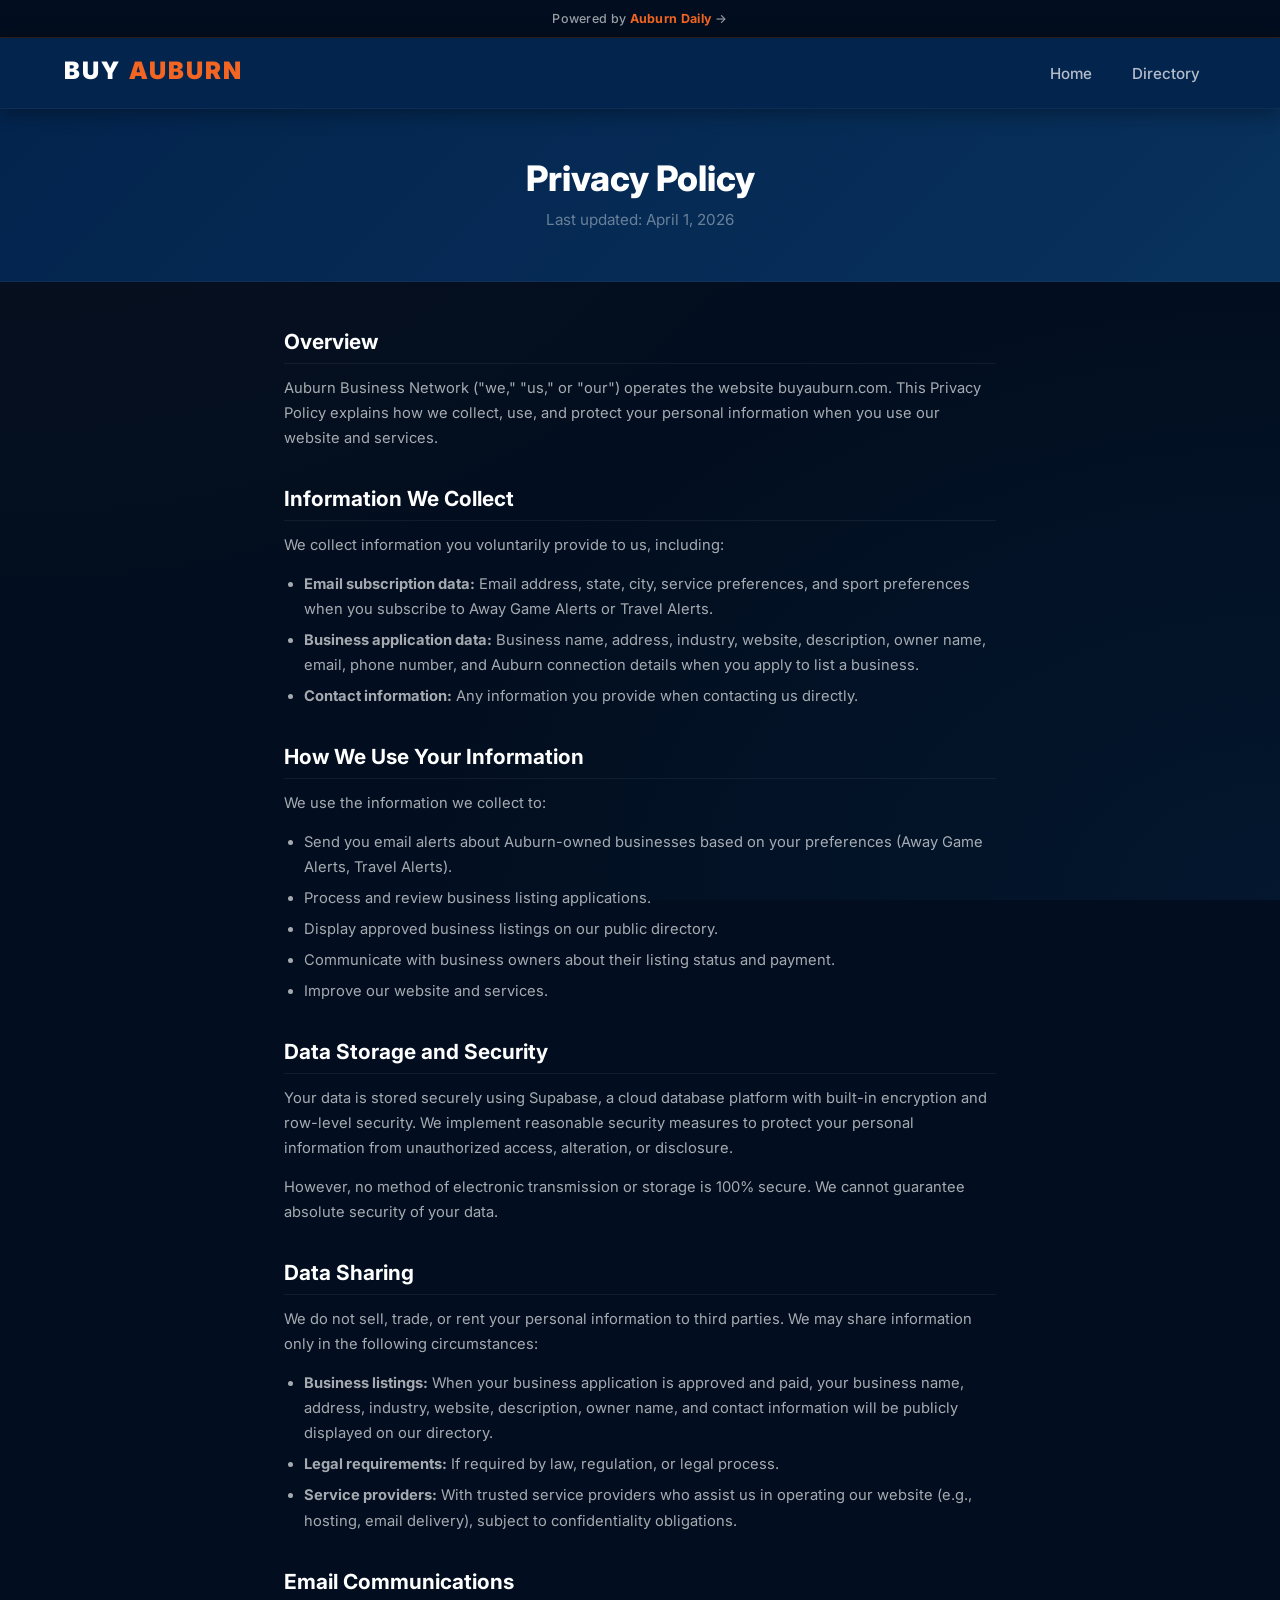
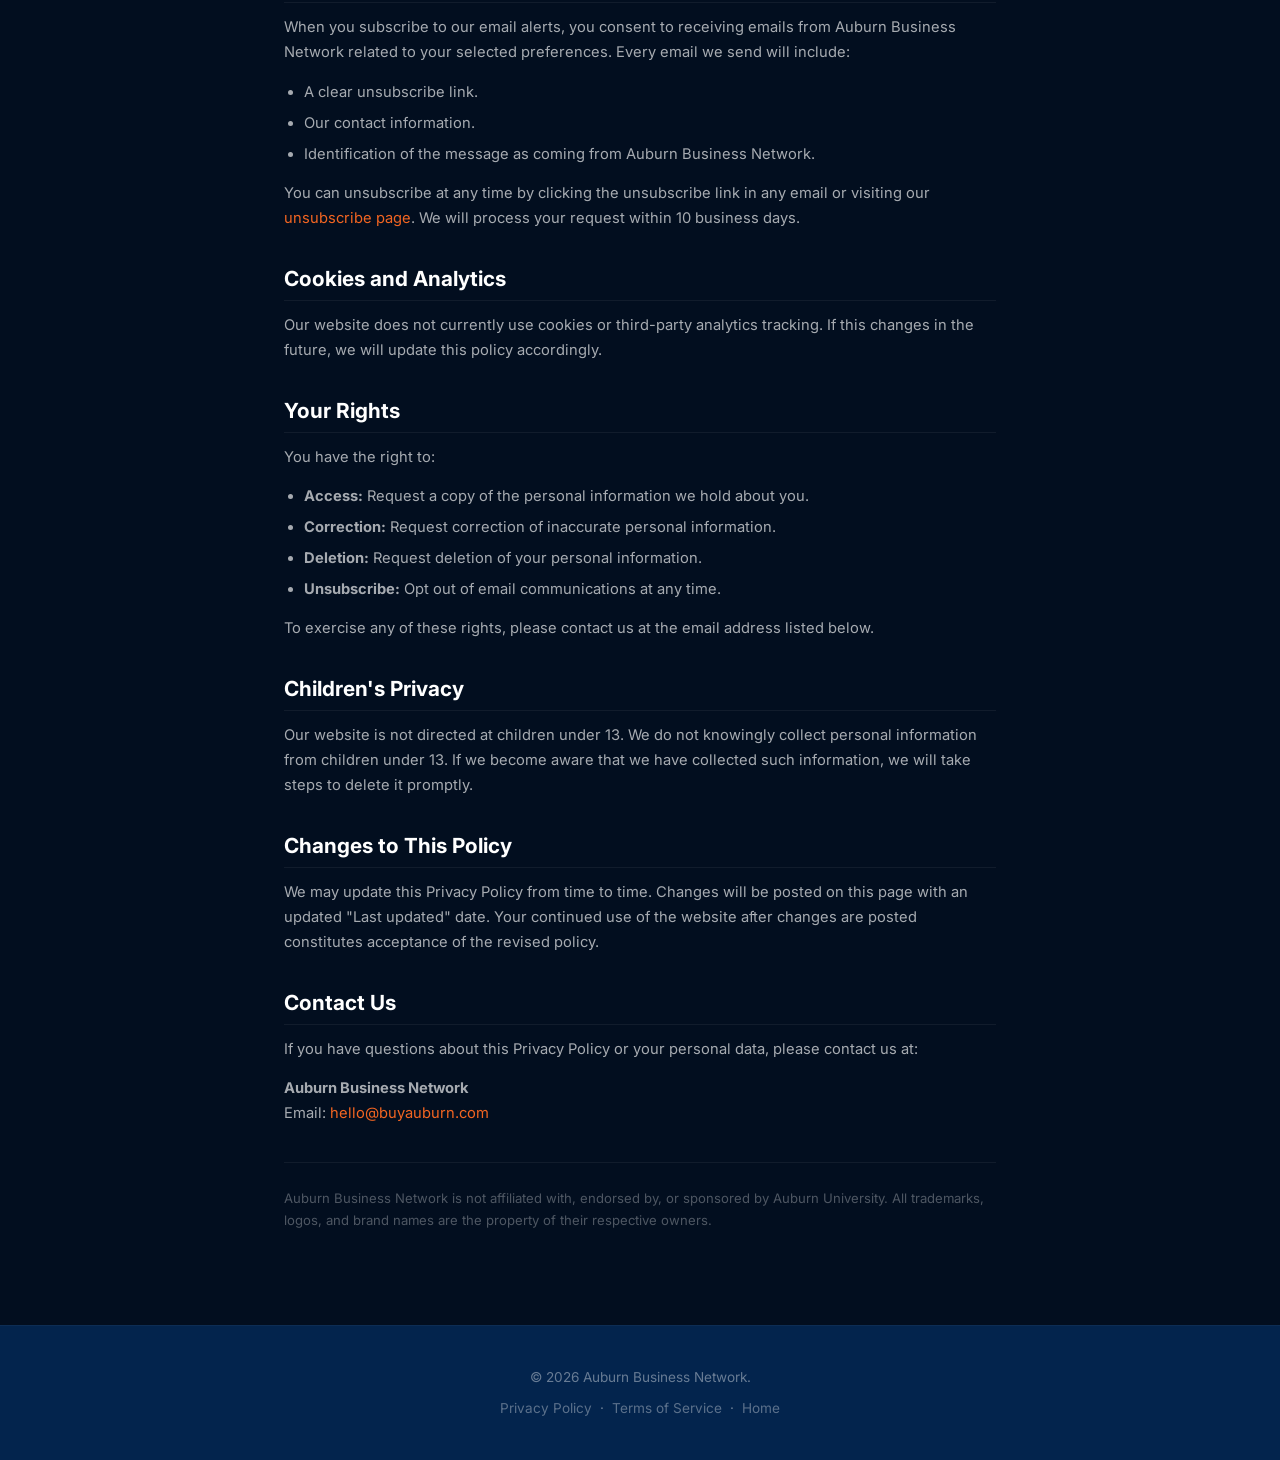
<file: privacy.html>
<!DOCTYPE html>
<html lang="en">
<head>
  <meta charset="UTF-8">
  <meta name="viewport" content="width=device-width, initial-scale=1.0">
  <title>Privacy Policy — Auburn Business Network</title>
  <link rel="icon" type="image/png" href="/favicon.png">
  <link rel="preconnect" href="https://fonts.googleapis.com">
  <link rel="preconnect" href="https://fonts.gstatic.com" crossorigin>
  <link href="https://fonts.googleapis.com/css2?family=Inter:wght@400;500;600;700;800&display=swap" rel="stylesheet">
  <style>
    *, *::before, *::after { box-sizing: border-box; margin: 0; padding: 0; }
    :root {
      --navy: #03244d; --navy-mid: #071e3d; --navy-dark: #020e1f;
      --orange: #F26522; --orange-hover: #d4550f; --white: #ffffff;
      --radius: 8px; --radius-lg: 12px; --transition: 0.25s ease;
    }
    body {
      font-family: 'Inter', -apple-system, BlinkMacSystemFont, 'Segoe UI', sans-serif;
      color: rgba(255,255,255,0.85); background: var(--navy-dark);
      background-image: radial-gradient(ellipse at top left, rgba(242,101,34,0.03), transparent 50%),
        radial-gradient(ellipse at bottom right, rgba(10,58,107,0.2), transparent 50%);
      background-attachment: fixed; line-height: 1.7; -webkit-font-smoothing: antialiased;
    }
    a { color: var(--orange); text-decoration: none; }
    a:hover { text-decoration: underline; }
    button { cursor: pointer; border: none; font-family: inherit; }
    h1, h2, h3 { line-height: 1.2; color: var(--white); }
    .container { max-width: 1200px; margin: 0 auto; padding: 0 24px; }

    .navbar { background: var(--navy); padding: 0 24px; position: sticky; top: 0; z-index: 1000; box-shadow: 0 2px 20px rgba(0,0,0,0.4); border-bottom: 1px solid rgba(255,255,255,0.04); }
    .navbar .container { display: flex; align-items: center; justify-content: space-between; height: 70px; }
    .nav-brand { display: flex; align-items: center; gap: 12px; color: var(--white); font-weight: 700; font-size: 1.2rem; text-decoration: none; }
    .nav-brand .brand-icon { width: 40px; height: 40px; background: var(--orange); border-radius: 50%; display: flex; align-items: center; justify-content: center; font-weight: 800; font-size: 1.1rem; }
    .nav-links { display: flex; align-items: center; gap: 8px; list-style: none; }
    .nav-links a { color: rgba(255,255,255,0.7); padding: 8px 16px; border-radius: var(--radius); font-size: 0.95rem; font-weight: 500; transition: var(--transition); text-decoration: none; }
    .nav-links a:hover { color: var(--white); background: rgba(255,255,255,0.1); text-decoration: none; }

    .page-header { background: linear-gradient(135deg, var(--navy) 0%, rgba(10,58,107,0.8) 100%); padding: 48px 0; text-align: center; border-bottom: 1px solid rgba(255,255,255,0.04); }
    .page-header h1 { font-size: 2.2rem; font-weight: 800; margin-bottom: 8px; }
    .page-header p { color: rgba(255,255,255,0.4); font-size: 0.95rem; }

    .legal-content {
      max-width: 760px; margin: 0 auto; padding: 48px 24px 80px;
    }
    .legal-content h2 { font-size: 1.3rem; margin: 36px 0 12px; padding-bottom: 8px; border-bottom: 1px solid rgba(255,255,255,0.06); }
    .legal-content h2:first-child { margin-top: 0; }
    .legal-content p { margin-bottom: 14px; color: rgba(255,255,255,0.65); font-size: 0.92rem; }
    .legal-content ul { margin: 0 0 14px 20px; color: rgba(255,255,255,0.65); font-size: 0.92rem; }
    .legal-content li { margin-bottom: 6px; }

    .footer { background: var(--navy); color: rgba(255,255,255,0.4); padding: 40px 0; text-align: center; font-size: 0.85rem; border-top: 1px solid rgba(255,255,255,0.04); }
    .footer a { color: rgba(255,255,255,0.35); }
    .footer a:hover { color: var(--orange); }

    @media (max-width: 768px) {
      .page-header h1 { font-size: 1.6rem; }
      .legal-content { padding: 32px 16px 60px; }
    }
  </style>
</head>
<body>

  <!-- Partnership banner -->
  <a href="https://auburndaily.com/" target="_blank" rel="noopener" style="display:block;background:#020e1f;color:rgba(255,255,255,0.6);text-align:center;padding:8px 16px;font-size:0.78rem;font-weight:500;letter-spacing:0.3px;border-bottom:1px solid rgba(242,101,34,0.2);text-decoration:none;transition:color 0.2s ease;" onmouseover="this.style.color='#F26522'" onmouseout="this.style.color='rgba(255,255,255,0.6)'">Powered by <strong style="color:#F26522;font-weight:700;">Auburn Daily</strong> →</a>

  <nav class="navbar">
    <div class="container">
      <a href="index.html" class="nav-brand">
        <div class="logo-mark" style="display:flex;align-items:baseline;gap:8px;position:relative;padding-bottom:4px;">
          <span style="font-size:1.5rem;font-weight:900;color:#fff;letter-spacing:2px;line-height:1;">BUY</span>
          <span style="font-size:1.5rem;font-weight:900;color:#F26522;letter-spacing:2px;line-height:1;">AUBURN</span>
        </div>
      </a>
      <ul class="nav-links">
        <li><a href="index.html">Home</a></li>
        <li><a href="directory.html">Directory</a></li>
      </ul>
    </div>
  </nav>

  <section class="page-header">
    <div class="container">
      <h1>Privacy Policy</h1>
      <p>Last updated: April 1, 2026</p>
    </div>
  </section>

  <div class="legal-content">

    <h2>Overview</h2>
    <p>Auburn Business Network ("we," "us," or "our") operates the website buyauburn.com. This Privacy Policy explains how we collect, use, and protect your personal information when you use our website and services.</p>

    <h2>Information We Collect</h2>
    <p>We collect information you voluntarily provide to us, including:</p>
    <ul>
      <li><strong>Email subscription data:</strong> Email address, state, city, service preferences, and sport preferences when you subscribe to Away Game Alerts or Travel Alerts.</li>
      <li><strong>Business application data:</strong> Business name, address, industry, website, description, owner name, email, phone number, and Auburn connection details when you apply to list a business.</li>
      <li><strong>Contact information:</strong> Any information you provide when contacting us directly.</li>
    </ul>

    <h2>How We Use Your Information</h2>
    <p>We use the information we collect to:</p>
    <ul>
      <li>Send you email alerts about Auburn-owned businesses based on your preferences (Away Game Alerts, Travel Alerts).</li>
      <li>Process and review business listing applications.</li>
      <li>Display approved business listings on our public directory.</li>
      <li>Communicate with business owners about their listing status and payment.</li>
      <li>Improve our website and services.</li>
    </ul>

    <h2>Data Storage and Security</h2>
    <p>Your data is stored securely using Supabase, a cloud database platform with built-in encryption and row-level security. We implement reasonable security measures to protect your personal information from unauthorized access, alteration, or disclosure.</p>
    <p>However, no method of electronic transmission or storage is 100% secure. We cannot guarantee absolute security of your data.</p>

    <h2>Data Sharing</h2>
    <p>We do not sell, trade, or rent your personal information to third parties. We may share information only in the following circumstances:</p>
    <ul>
      <li><strong>Business listings:</strong> When your business application is approved and paid, your business name, address, industry, website, description, owner name, and contact information will be publicly displayed on our directory.</li>
      <li><strong>Legal requirements:</strong> If required by law, regulation, or legal process.</li>
      <li><strong>Service providers:</strong> With trusted service providers who assist us in operating our website (e.g., hosting, email delivery), subject to confidentiality obligations.</li>
    </ul>

    <h2>Email Communications</h2>
    <p>When you subscribe to our email alerts, you consent to receiving emails from Auburn Business Network related to your selected preferences. Every email we send will include:</p>
    <ul>
      <li>A clear unsubscribe link.</li>
      <li>Our contact information.</li>
      <li>Identification of the message as coming from Auburn Business Network.</li>
    </ul>
    <p>You can unsubscribe at any time by clicking the unsubscribe link in any email or visiting our <a href="unsubscribe.html">unsubscribe page</a>. We will process your request within 10 business days.</p>

    <h2>Cookies and Analytics</h2>
    <p>Our website does not currently use cookies or third-party analytics tracking. If this changes in the future, we will update this policy accordingly.</p>

    <h2>Your Rights</h2>
    <p>You have the right to:</p>
    <ul>
      <li><strong>Access:</strong> Request a copy of the personal information we hold about you.</li>
      <li><strong>Correction:</strong> Request correction of inaccurate personal information.</li>
      <li><strong>Deletion:</strong> Request deletion of your personal information.</li>
      <li><strong>Unsubscribe:</strong> Opt out of email communications at any time.</li>
    </ul>
    <p>To exercise any of these rights, please contact us at the email address listed below.</p>

    <h2>Children's Privacy</h2>
    <p>Our website is not directed at children under 13. We do not knowingly collect personal information from children under 13. If we become aware that we have collected such information, we will take steps to delete it promptly.</p>

    <h2>Changes to This Policy</h2>
    <p>We may update this Privacy Policy from time to time. Changes will be posted on this page with an updated "Last updated" date. Your continued use of the website after changes are posted constitutes acceptance of the revised policy.</p>

    <h2>Contact Us</h2>
    <p>If you have questions about this Privacy Policy or your personal data, please contact us at:</p>
    <p><strong>Auburn Business Network</strong><br>
    Email: <a href="mailto:hello@buyauburn.com">hello@buyauburn.com</a></p>

    <p style="margin-top:36px;padding-top:24px;border-top:1px solid rgba(255,255,255,0.06);color:rgba(255,255,255,0.3);font-size:0.82rem;">Auburn Business Network is not affiliated with, endorsed by, or sponsored by Auburn University. All trademarks, logos, and brand names are the property of their respective owners.</p>

  </div>

  <footer class="footer">
    <div class="container">
      <p>&copy; 2026 Auburn Business Network.</p>
      <p style="margin-top:8px;"><a href="privacy.html">Privacy Policy</a> &nbsp;&middot;&nbsp; <a href="terms.html">Terms of Service</a> &nbsp;&middot;&nbsp; <a href="index.html">Home</a></p>
    </div>
  </footer>

</body>
</html>
</file>
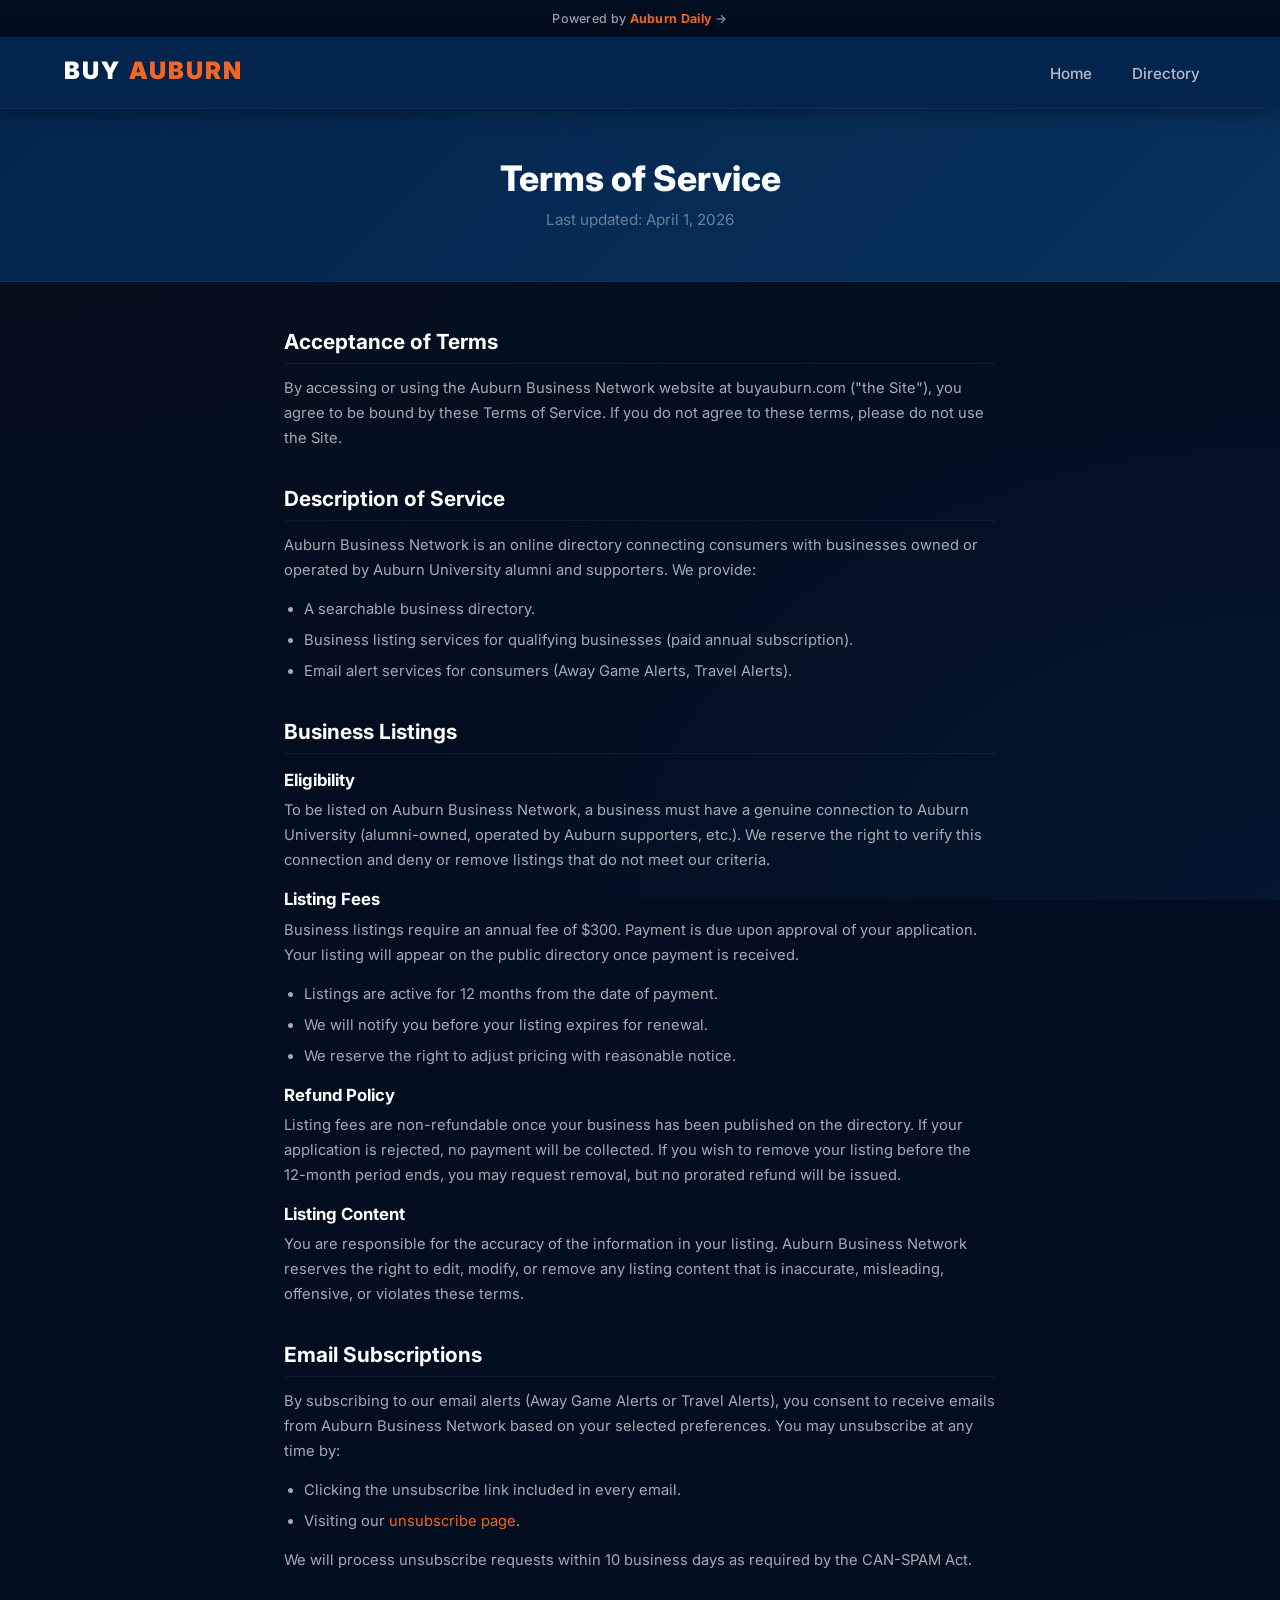
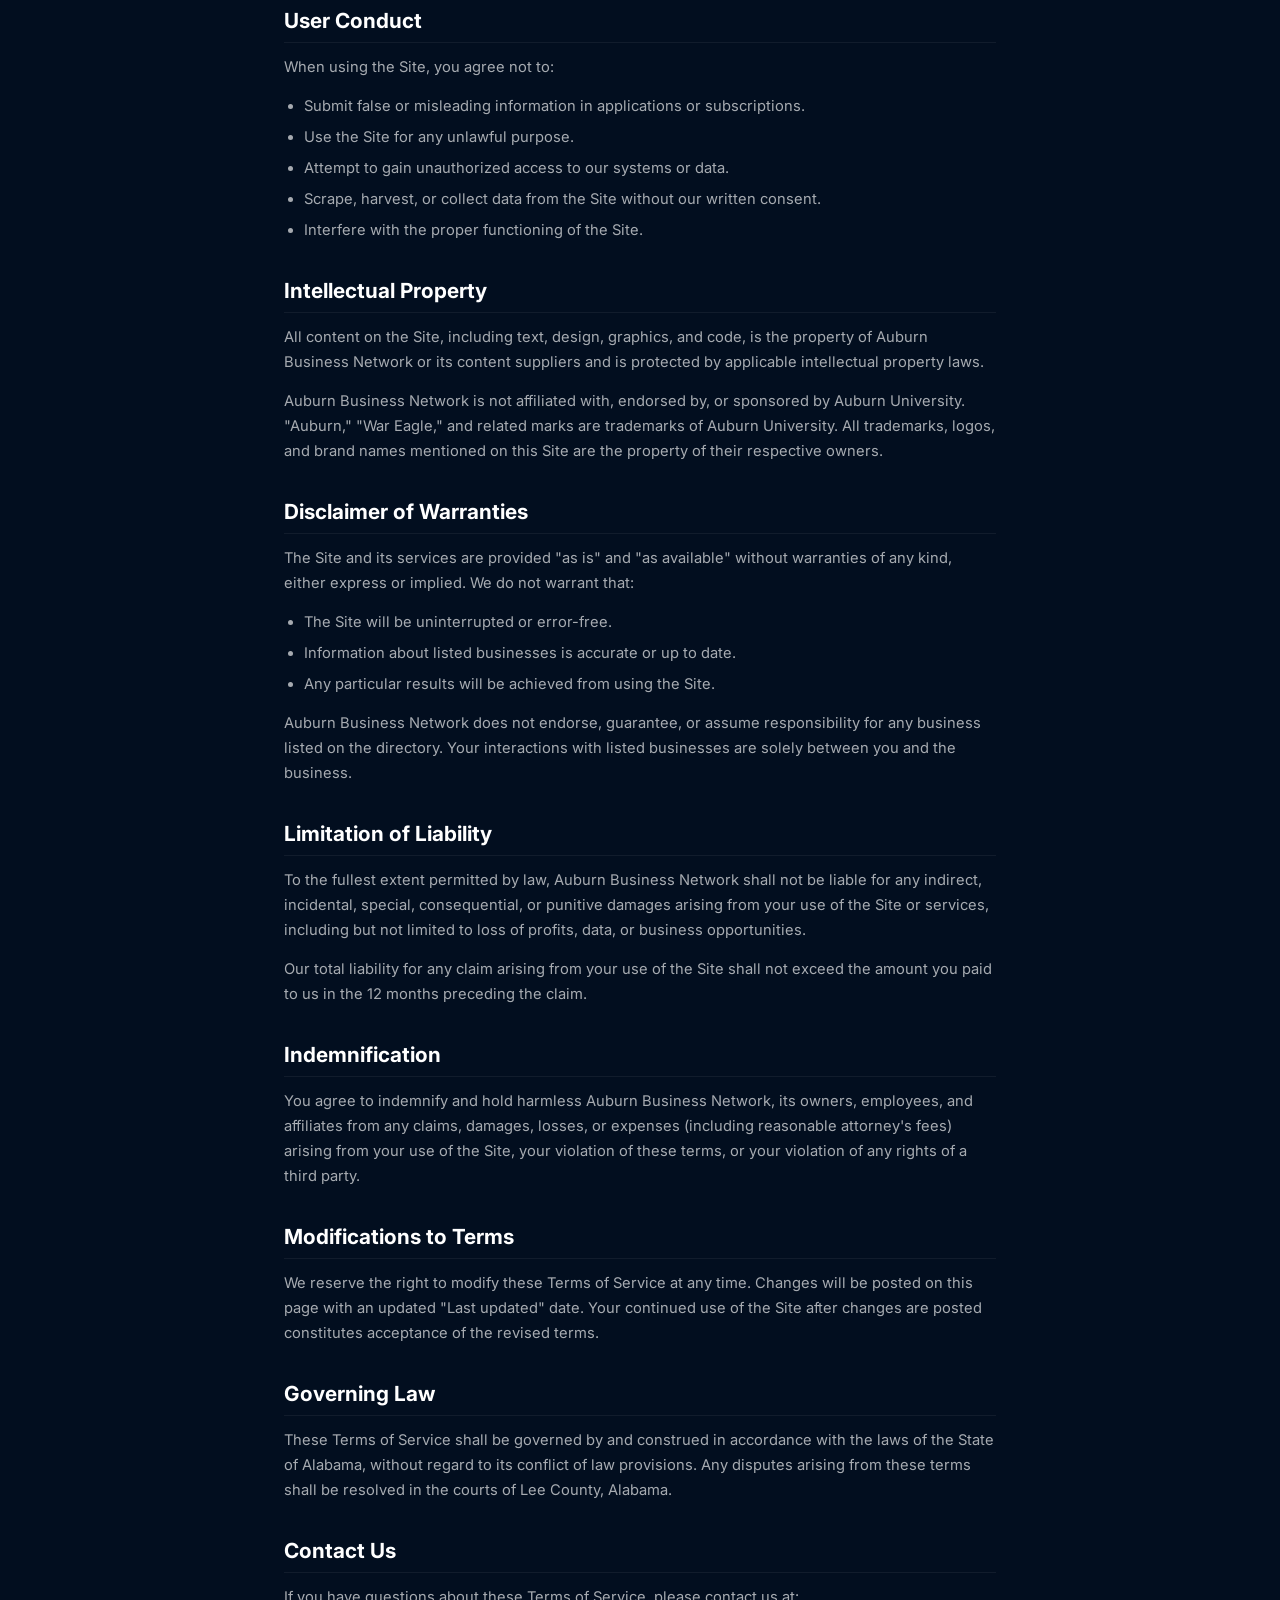
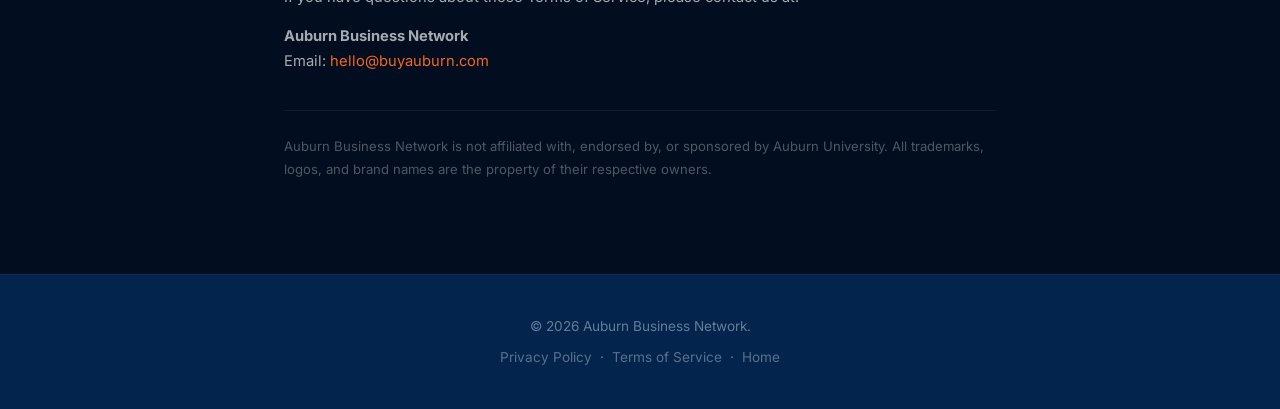
<file: terms.html>
<!DOCTYPE html>
<html lang="en">
<head>
  <meta charset="UTF-8">
  <meta name="viewport" content="width=device-width, initial-scale=1.0">
  <title>Terms of Service — Auburn Business Network</title>
  <link rel="icon" type="image/png" href="/favicon.png">
  <link rel="preconnect" href="https://fonts.googleapis.com">
  <link rel="preconnect" href="https://fonts.gstatic.com" crossorigin>
  <link href="https://fonts.googleapis.com/css2?family=Inter:wght@400;500;600;700;800&display=swap" rel="stylesheet">
  <style>
    *, *::before, *::after { box-sizing: border-box; margin: 0; padding: 0; }
    :root {
      --navy: #03244d; --navy-mid: #071e3d; --navy-dark: #020e1f;
      --orange: #F26522; --orange-hover: #d4550f; --white: #ffffff;
      --radius: 8px; --radius-lg: 12px; --transition: 0.25s ease;
    }
    body {
      font-family: 'Inter', -apple-system, BlinkMacSystemFont, 'Segoe UI', sans-serif;
      color: rgba(255,255,255,0.85); background: var(--navy-dark);
      background-image: radial-gradient(ellipse at top left, rgba(242,101,34,0.03), transparent 50%),
        radial-gradient(ellipse at bottom right, rgba(10,58,107,0.2), transparent 50%);
      background-attachment: fixed; line-height: 1.7; -webkit-font-smoothing: antialiased;
    }
    a { color: var(--orange); text-decoration: none; }
    a:hover { text-decoration: underline; }
    button { cursor: pointer; border: none; font-family: inherit; }
    h1, h2, h3 { line-height: 1.2; color: var(--white); }
    .container { max-width: 1200px; margin: 0 auto; padding: 0 24px; }

    .navbar { background: var(--navy); padding: 0 24px; position: sticky; top: 0; z-index: 1000; box-shadow: 0 2px 20px rgba(0,0,0,0.4); border-bottom: 1px solid rgba(255,255,255,0.04); }
    .navbar .container { display: flex; align-items: center; justify-content: space-between; height: 70px; }
    .nav-brand { display: flex; align-items: center; gap: 12px; color: var(--white); font-weight: 700; font-size: 1.2rem; text-decoration: none; }
    .nav-brand .brand-icon { width: 40px; height: 40px; background: var(--orange); border-radius: 50%; display: flex; align-items: center; justify-content: center; font-weight: 800; font-size: 1.1rem; }
    .nav-links { display: flex; align-items: center; gap: 8px; list-style: none; }
    .nav-links a { color: rgba(255,255,255,0.7); padding: 8px 16px; border-radius: var(--radius); font-size: 0.95rem; font-weight: 500; transition: var(--transition); text-decoration: none; }
    .nav-links a:hover { color: var(--white); background: rgba(255,255,255,0.1); text-decoration: none; }

    .page-header { background: linear-gradient(135deg, var(--navy) 0%, rgba(10,58,107,0.8) 100%); padding: 48px 0; text-align: center; border-bottom: 1px solid rgba(255,255,255,0.04); }
    .page-header h1 { font-size: 2.2rem; font-weight: 800; margin-bottom: 8px; }
    .page-header p { color: rgba(255,255,255,0.4); font-size: 0.95rem; }

    .legal-content {
      max-width: 760px; margin: 0 auto; padding: 48px 24px 80px;
    }
    .legal-content h2 { font-size: 1.3rem; margin: 36px 0 12px; padding-bottom: 8px; border-bottom: 1px solid rgba(255,255,255,0.06); }
    .legal-content h2:first-child { margin-top: 0; }
    .legal-content p { margin-bottom: 14px; color: rgba(255,255,255,0.65); font-size: 0.92rem; }
    .legal-content ul { margin: 0 0 14px 20px; color: rgba(255,255,255,0.65); font-size: 0.92rem; }
    .legal-content li { margin-bottom: 6px; }

    .footer { background: var(--navy); color: rgba(255,255,255,0.4); padding: 40px 0; text-align: center; font-size: 0.85rem; border-top: 1px solid rgba(255,255,255,0.04); }
    .footer a { color: rgba(255,255,255,0.35); }
    .footer a:hover { color: var(--orange); }

    @media (max-width: 768px) {
      .page-header h1 { font-size: 1.6rem; }
      .legal-content { padding: 32px 16px 60px; }
    }
  </style>
</head>
<body>

  <!-- Partnership banner -->
  <a href="https://auburndaily.com/" target="_blank" rel="noopener" style="display:block;background:#020e1f;color:rgba(255,255,255,0.6);text-align:center;padding:8px 16px;font-size:0.78rem;font-weight:500;letter-spacing:0.3px;border-bottom:1px solid rgba(242,101,34,0.2);text-decoration:none;transition:color 0.2s ease;" onmouseover="this.style.color='#F26522'" onmouseout="this.style.color='rgba(255,255,255,0.6)'">Powered by <strong style="color:#F26522;font-weight:700;">Auburn Daily</strong> →</a>

  <nav class="navbar">
    <div class="container">
      <a href="index.html" class="nav-brand">
        <div class="logo-mark" style="display:flex;align-items:baseline;gap:8px;position:relative;padding-bottom:4px;">
          <span style="font-size:1.5rem;font-weight:900;color:#fff;letter-spacing:2px;line-height:1;">BUY</span>
          <span style="font-size:1.5rem;font-weight:900;color:#F26522;letter-spacing:2px;line-height:1;">AUBURN</span>
        </div>
      </a>
      <ul class="nav-links">
        <li><a href="index.html">Home</a></li>
        <li><a href="directory.html">Directory</a></li>
      </ul>
    </div>
  </nav>

  <section class="page-header">
    <div class="container">
      <h1>Terms of Service</h1>
      <p>Last updated: April 1, 2026</p>
    </div>
  </section>

  <div class="legal-content">

    <h2>Acceptance of Terms</h2>
    <p>By accessing or using the Auburn Business Network website at buyauburn.com ("the Site"), you agree to be bound by these Terms of Service. If you do not agree to these terms, please do not use the Site.</p>

    <h2>Description of Service</h2>
    <p>Auburn Business Network is an online directory connecting consumers with businesses owned or operated by Auburn University alumni and supporters. We provide:</p>
    <ul>
      <li>A searchable business directory.</li>
      <li>Business listing services for qualifying businesses (paid annual subscription).</li>
      <li>Email alert services for consumers (Away Game Alerts, Travel Alerts).</li>
    </ul>

    <h2>Business Listings</h2>
    <h3 style="font-size:1.05rem;margin:16px 0 8px;color:var(--white);">Eligibility</h3>
    <p>To be listed on Auburn Business Network, a business must have a genuine connection to Auburn University (alumni-owned, operated by Auburn supporters, etc.). We reserve the right to verify this connection and deny or remove listings that do not meet our criteria.</p>

    <h3 style="font-size:1.05rem;margin:16px 0 8px;color:var(--white);">Listing Fees</h3>
    <p>Business listings require an annual fee of $300. Payment is due upon approval of your application. Your listing will appear on the public directory once payment is received.</p>
    <ul>
      <li>Listings are active for 12 months from the date of payment.</li>
      <li>We will notify you before your listing expires for renewal.</li>
      <li>We reserve the right to adjust pricing with reasonable notice.</li>
    </ul>

    <h3 style="font-size:1.05rem;margin:16px 0 8px;color:var(--white);">Refund Policy</h3>
    <p>Listing fees are non-refundable once your business has been published on the directory. If your application is rejected, no payment will be collected. If you wish to remove your listing before the 12-month period ends, you may request removal, but no prorated refund will be issued.</p>

    <h3 style="font-size:1.05rem;margin:16px 0 8px;color:var(--white);">Listing Content</h3>
    <p>You are responsible for the accuracy of the information in your listing. Auburn Business Network reserves the right to edit, modify, or remove any listing content that is inaccurate, misleading, offensive, or violates these terms.</p>

    <h2>Email Subscriptions</h2>
    <p>By subscribing to our email alerts (Away Game Alerts or Travel Alerts), you consent to receive emails from Auburn Business Network based on your selected preferences. You may unsubscribe at any time by:</p>
    <ul>
      <li>Clicking the unsubscribe link included in every email.</li>
      <li>Visiting our <a href="unsubscribe.html">unsubscribe page</a>.</li>
    </ul>
    <p>We will process unsubscribe requests within 10 business days as required by the CAN-SPAM Act.</p>

    <h2>User Conduct</h2>
    <p>When using the Site, you agree not to:</p>
    <ul>
      <li>Submit false or misleading information in applications or subscriptions.</li>
      <li>Use the Site for any unlawful purpose.</li>
      <li>Attempt to gain unauthorized access to our systems or data.</li>
      <li>Scrape, harvest, or collect data from the Site without our written consent.</li>
      <li>Interfere with the proper functioning of the Site.</li>
    </ul>

    <h2>Intellectual Property</h2>
    <p>All content on the Site, including text, design, graphics, and code, is the property of Auburn Business Network or its content suppliers and is protected by applicable intellectual property laws.</p>
    <p>Auburn Business Network is not affiliated with, endorsed by, or sponsored by Auburn University. "Auburn," "War Eagle," and related marks are trademarks of Auburn University. All trademarks, logos, and brand names mentioned on this Site are the property of their respective owners.</p>

    <h2>Disclaimer of Warranties</h2>
    <p>The Site and its services are provided "as is" and "as available" without warranties of any kind, either express or implied. We do not warrant that:</p>
    <ul>
      <li>The Site will be uninterrupted or error-free.</li>
      <li>Information about listed businesses is accurate or up to date.</li>
      <li>Any particular results will be achieved from using the Site.</li>
    </ul>
    <p>Auburn Business Network does not endorse, guarantee, or assume responsibility for any business listed on the directory. Your interactions with listed businesses are solely between you and the business.</p>

    <h2>Limitation of Liability</h2>
    <p>To the fullest extent permitted by law, Auburn Business Network shall not be liable for any indirect, incidental, special, consequential, or punitive damages arising from your use of the Site or services, including but not limited to loss of profits, data, or business opportunities.</p>
    <p>Our total liability for any claim arising from your use of the Site shall not exceed the amount you paid to us in the 12 months preceding the claim.</p>

    <h2>Indemnification</h2>
    <p>You agree to indemnify and hold harmless Auburn Business Network, its owners, employees, and affiliates from any claims, damages, losses, or expenses (including reasonable attorney's fees) arising from your use of the Site, your violation of these terms, or your violation of any rights of a third party.</p>

    <h2>Modifications to Terms</h2>
    <p>We reserve the right to modify these Terms of Service at any time. Changes will be posted on this page with an updated "Last updated" date. Your continued use of the Site after changes are posted constitutes acceptance of the revised terms.</p>

    <h2>Governing Law</h2>
    <p>These Terms of Service shall be governed by and construed in accordance with the laws of the State of Alabama, without regard to its conflict of law provisions. Any disputes arising from these terms shall be resolved in the courts of Lee County, Alabama.</p>

    <h2>Contact Us</h2>
    <p>If you have questions about these Terms of Service, please contact us at:</p>
    <p><strong>Auburn Business Network</strong><br>
    Email: <a href="mailto:hello@buyauburn.com">hello@buyauburn.com</a></p>

    <p style="margin-top:36px;padding-top:24px;border-top:1px solid rgba(255,255,255,0.06);color:rgba(255,255,255,0.3);font-size:0.82rem;">Auburn Business Network is not affiliated with, endorsed by, or sponsored by Auburn University. All trademarks, logos, and brand names are the property of their respective owners.</p>

  </div>

  <footer class="footer">
    <div class="container">
      <p>&copy; 2026 Auburn Business Network.</p>
      <p style="margin-top:8px;"><a href="privacy.html">Privacy Policy</a> &nbsp;&middot;&nbsp; <a href="terms.html">Terms of Service</a> &nbsp;&middot;&nbsp; <a href="index.html">Home</a></p>
    </div>
  </footer>

</body>
</html>
</file>
